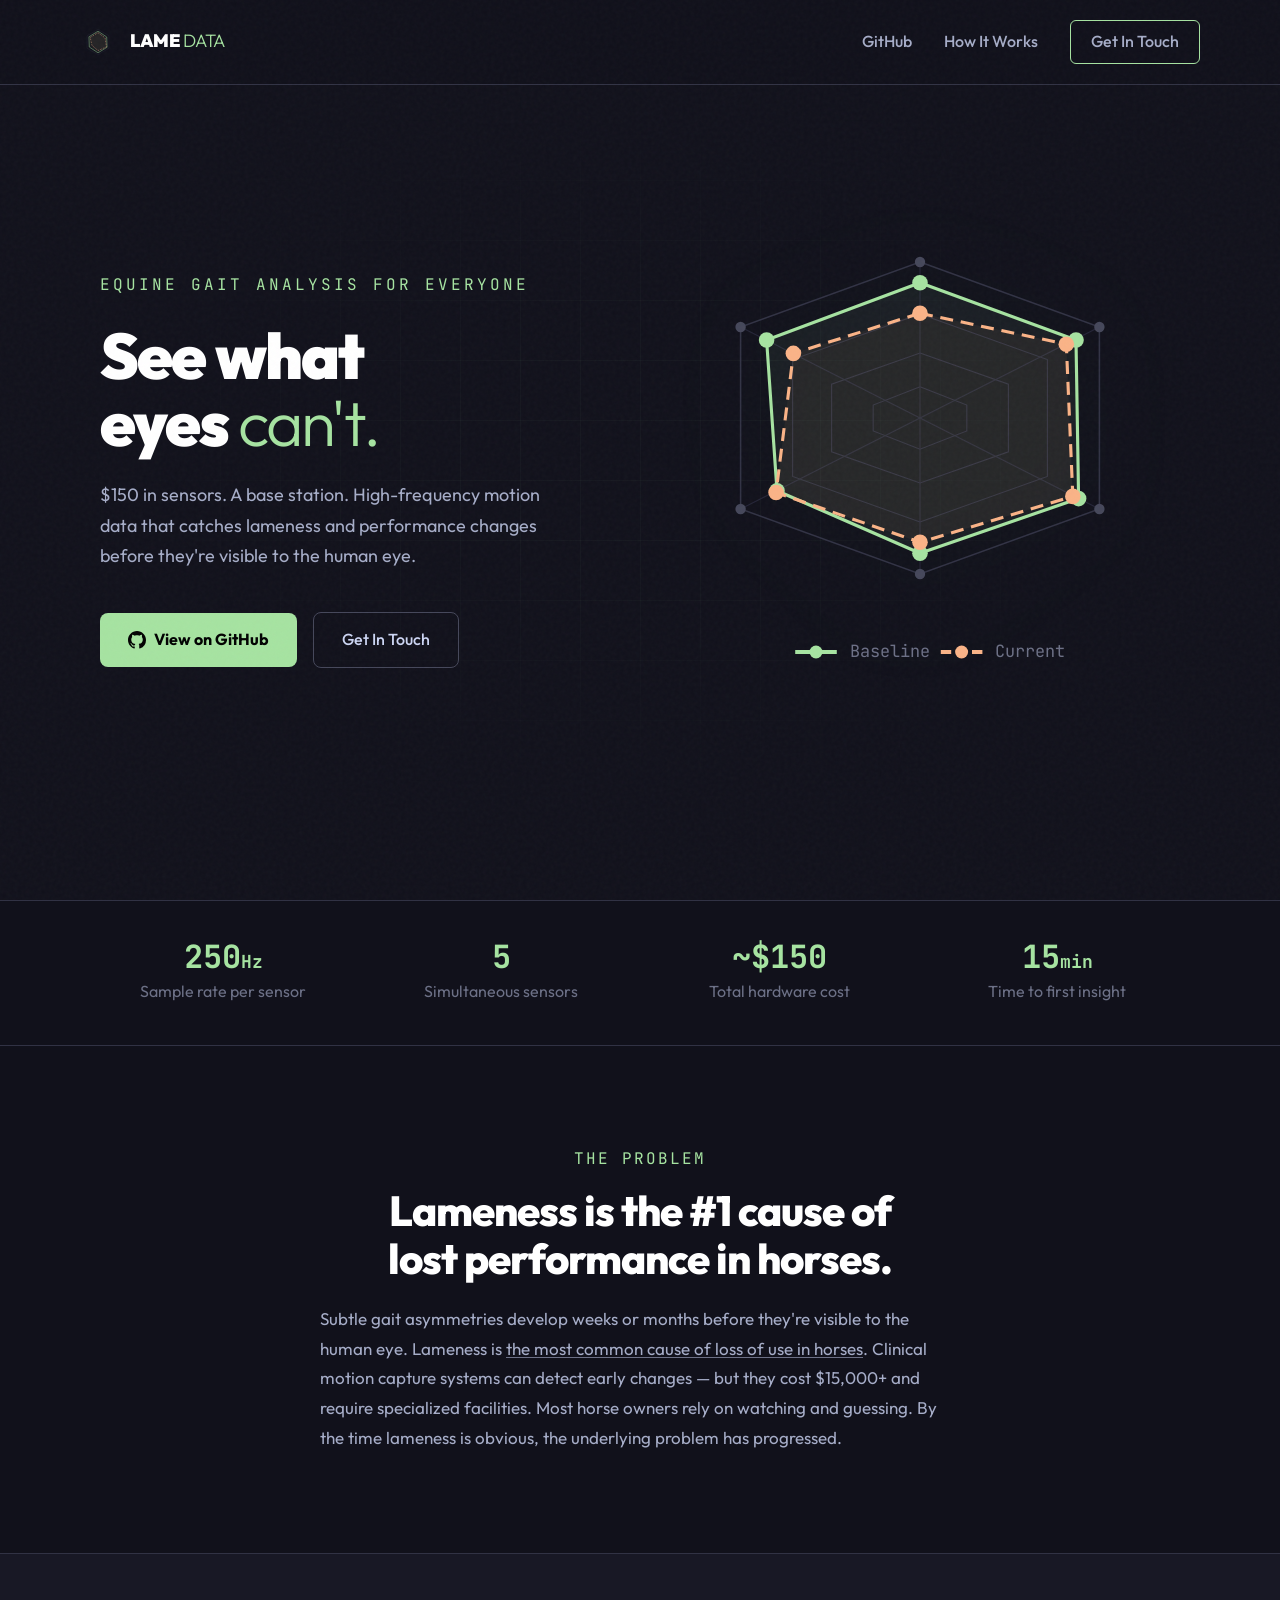
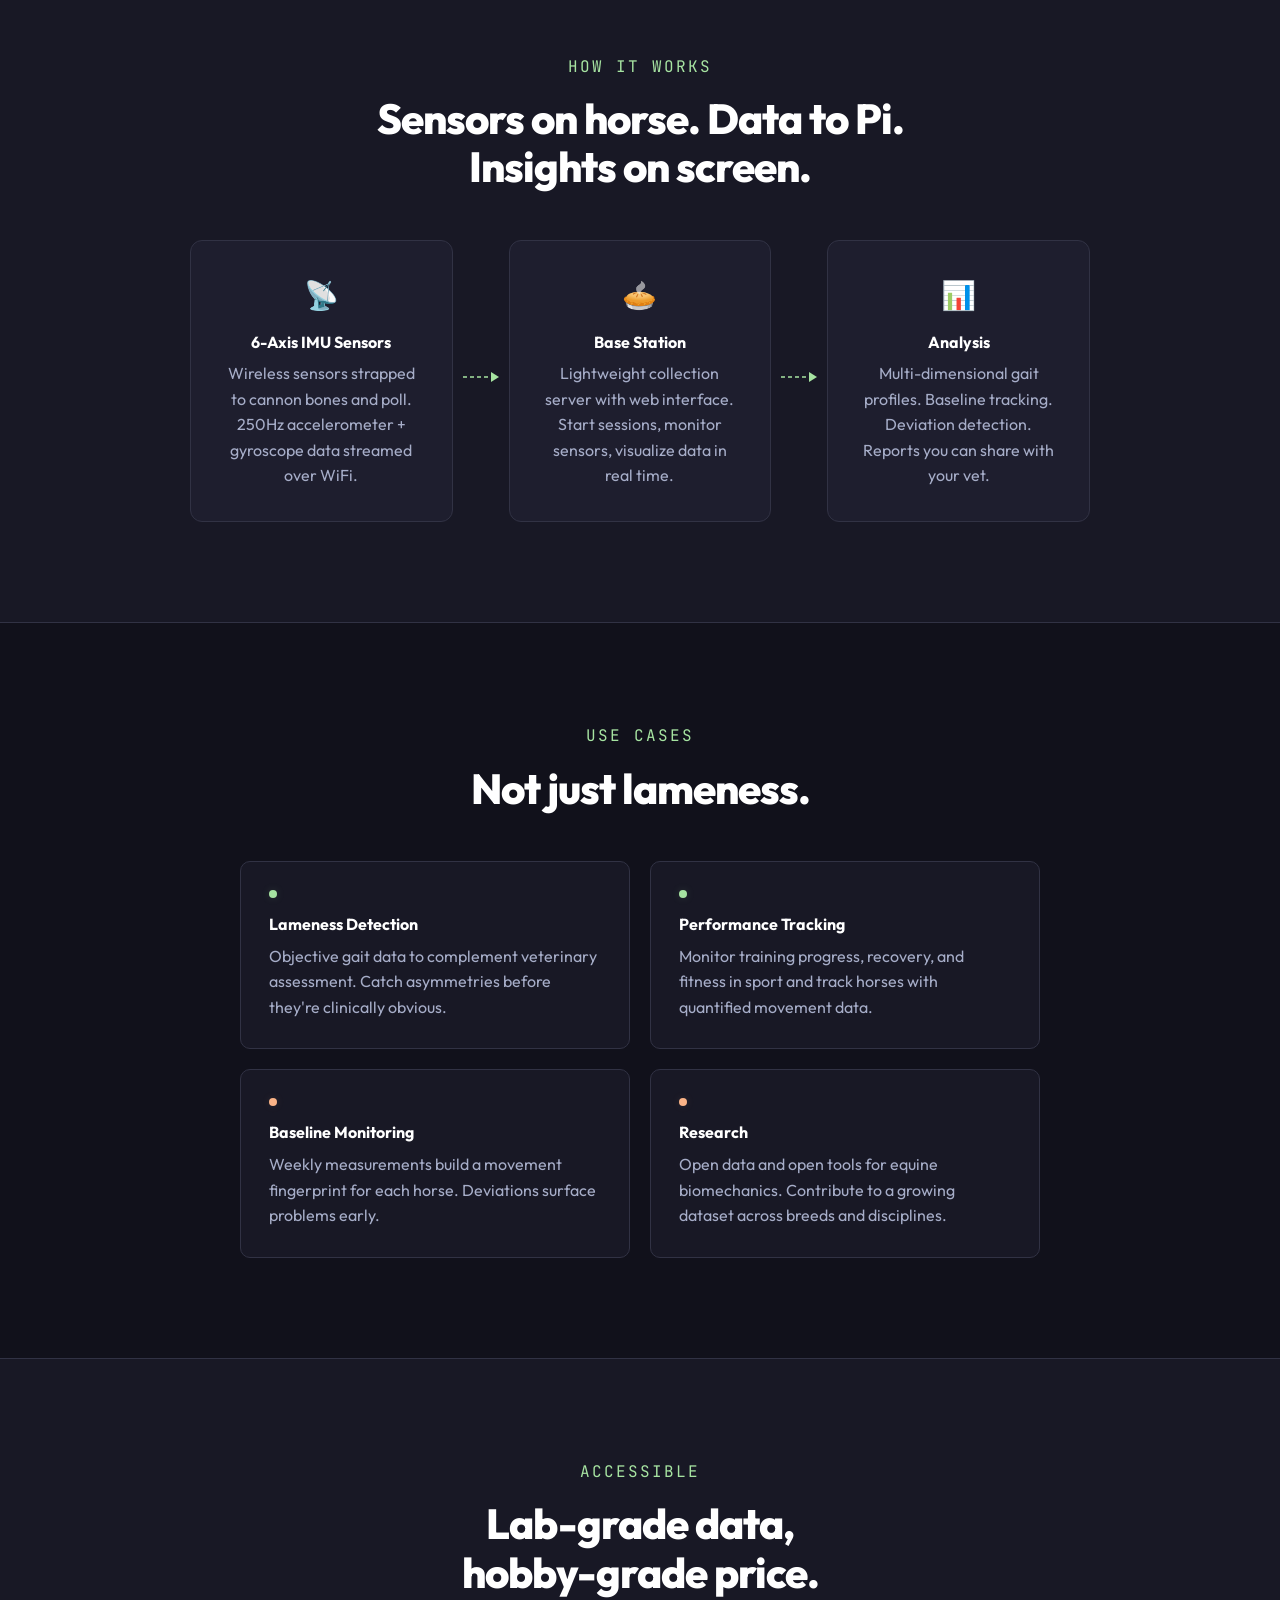
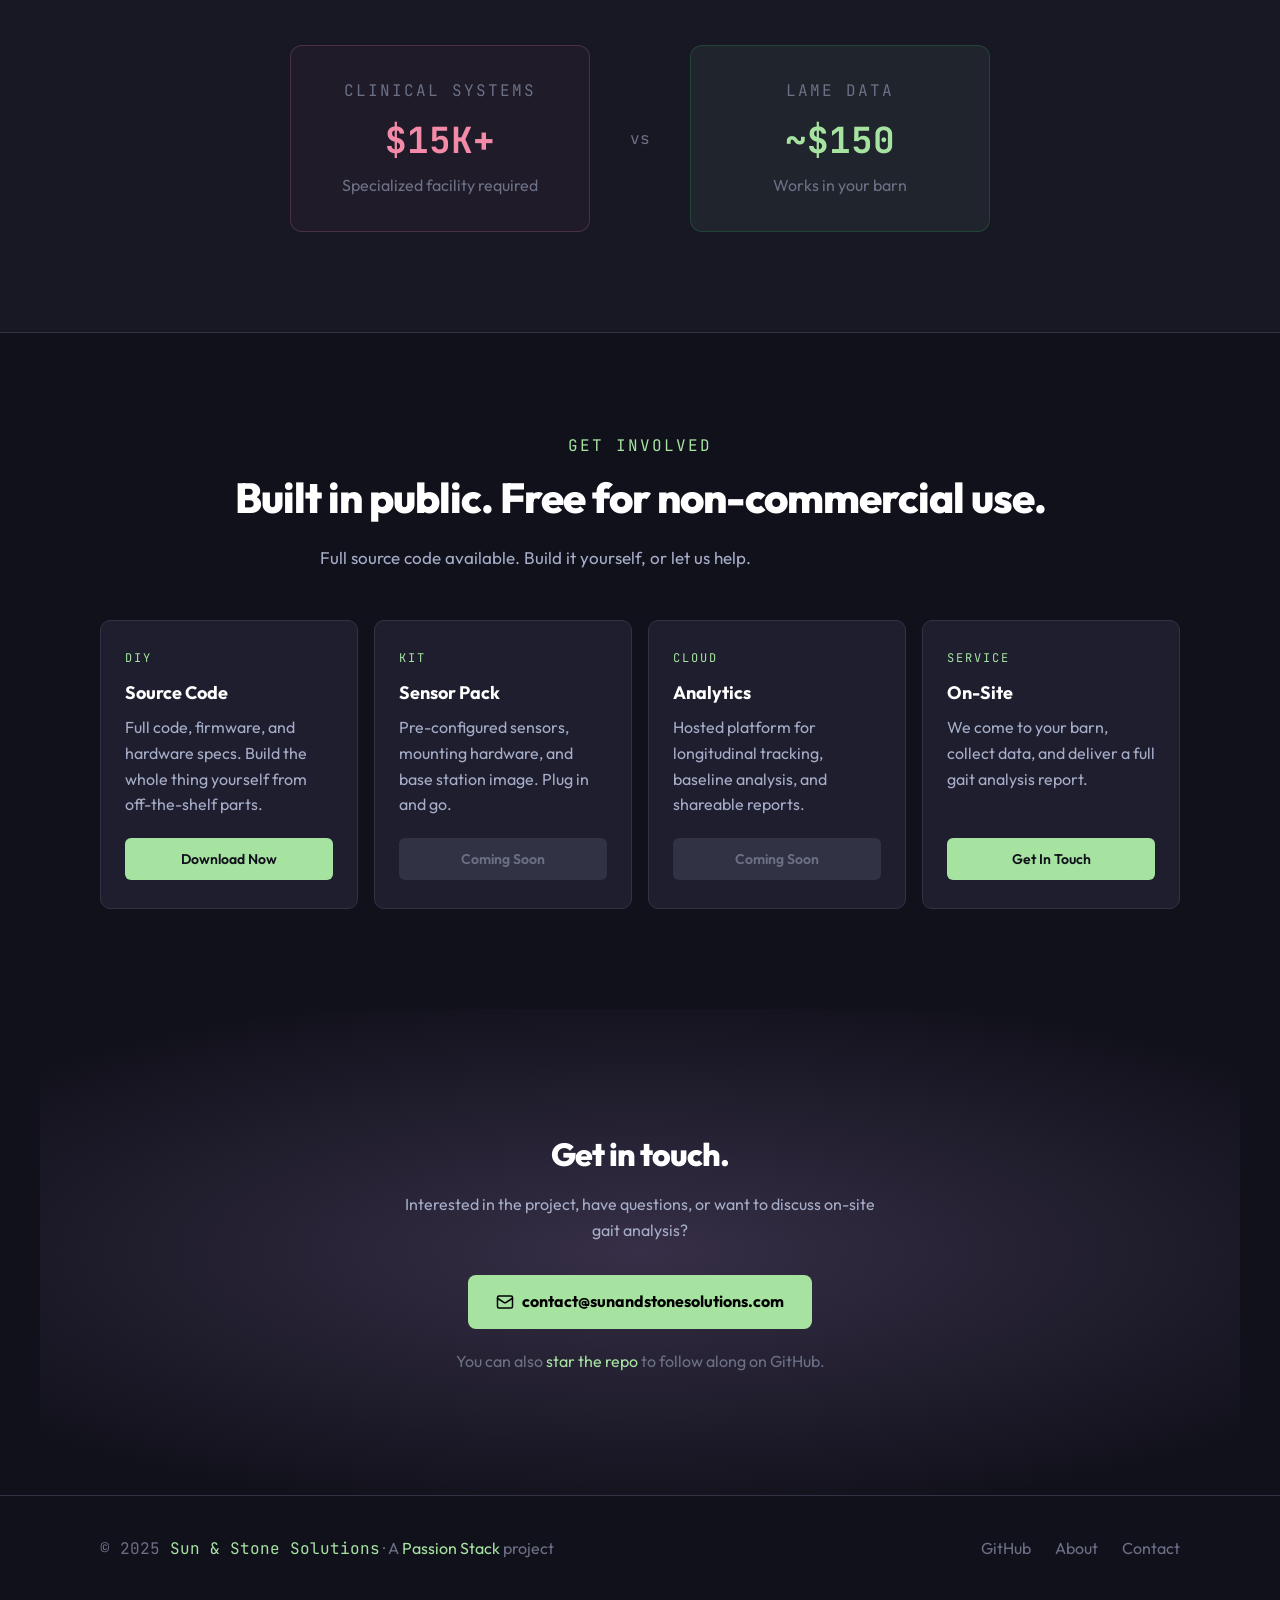
<file: docs/index.html>
<!DOCTYPE html>
<html lang="en">
<head>
<meta charset="UTF-8">
<meta name="viewport" content="width=device-width, initial-scale=1.0">
<title>Lame Data — Equine Gait Analytics</title>
<meta name="description" content="Low-cost IMU-based system for detecting lameness, tracking performance, and building baseline movement profiles for horses.">
<link rel="icon" type="image/svg+xml" href="assets/favicon.svg">
<link rel="icon" type="image/x-icon" href="assets/favicon.ico">
<link rel="preconnect" href="https://fonts.googleapis.com">
<link href="https://fonts.googleapis.com/css2?family=Outfit:wght@300;400;500;600;700;800;900&family=JetBrains+Mono:wght@400;500;700&display=swap" rel="stylesheet">
<style>
/* ============================================
   LAME DATA — Landing Page
   Aesthetic: Industrial data visualization
   Dark, precise, alive with subtle motion
   ============================================ */

:root {
  /* Catpuccin Mocha */
  --green: #a6e3a1;
  --green-dim: #94d89a;
  --green-glow: rgba(166, 227, 161, 0.15);
  --green-faint: rgba(166, 227, 161, 0.06);
  --amber: #fab387;
  --amber-dim: rgba(250, 179, 135, 0.6);
  --amber-glow: rgba(250, 179, 135, 0.12);
  --red: #f38ba8;
  --bg: #11111b;
  --bg-raised: #181825;
  --bg-card: #1e1e2e;
  --border: #313244;
  --border-light: #45475a;
  --text: #cdd6f4;
  --text-dim: #a6adc8;
  --text-faint: #6c7086;
}

* { margin: 0; padding: 0; box-sizing: border-box; }

html { scroll-behavior: smooth; }

body {
  background: var(--bg);
  color: var(--text);
  font-family: 'Outfit', sans-serif;
  line-height: 1.6;
  overflow-x: hidden;
  -webkit-font-smoothing: antialiased;
}

/* Noise texture overlay */
body::before {
  content: '';
  position: fixed;
  top: 0; left: 0; right: 0; bottom: 0;
  background-image: url("data:image/svg+xml,%3Csvg viewBox='0 0 256 256' xmlns='http://www.w3.org/2000/svg'%3E%3Cfilter id='noise'%3E%3CfeTurbulence type='fractalNoise' baseFrequency='0.9' numOctaves='4' stitchTiles='stitch'/%3E%3C/filter%3E%3Crect width='100%25' height='100%25' filter='url(%23noise)' opacity='0.03'/%3E%3C/svg%3E");
  pointer-events: none;
  z-index: 9999;
}

a { color: var(--green); text-decoration: none; }
a:hover { text-decoration: underline; }

.mono { font-family: 'JetBrains Mono', monospace; }

/* ============ NAV ============ */
nav {
  position: fixed;
  top: 0; left: 0; right: 0;
  z-index: 100;
  background: rgba(17, 17, 27, 0.8);
  backdrop-filter: blur(12px);
  border-bottom: 1px solid var(--border);
}
.nav-inner {
  max-width: 1200px;
  margin: 0 auto;
  padding: 20px 40px;
  display: flex;
  justify-content: space-between;
  align-items: center;
}

.nav-logo {
  display: flex;
  align-items: center;
  gap: 14px;
}
.nav-logo svg { width: 36px; height: 36px; }
.nav-logo .wordmark {
  font-weight: 900;
  font-size: 18px;
  letter-spacing: -0.5px;
  color: #fff;
}
.nav-logo .wordmark span { font-weight: 300; color: var(--green); }

.nav-links {
  display: flex;
  gap: 32px;
  align-items: center;
}
.nav-links a {
  font-size: 16px;
  font-weight: 500;
  color: var(--text-dim);
  text-decoration: none;
  transition: color 0.2s;
}
.nav-links a:hover { color: #fff; text-decoration: none; }

.btn-nav {
  padding: 8px 20px;
  border: 1px solid var(--green);
  border-radius: 6px;
  font-size: 16px;
  font-weight: 600;
  color: var(--green);
  transition: all 0.2s;
  font-family: 'Outfit', sans-serif;
  cursor: pointer;
  background: transparent;
}
.btn-nav:hover {
  background: var(--green);
  color: #000;
  text-decoration: none;
}

/* ============ HERO ============ */
.hero {
  min-height: 100vh;
  display: grid;
  grid-template-columns: 1fr 1fr;
  align-items: center;
  padding: 120px 60px 80px;
  gap: 40px;
  position: relative;
  max-width: 1200px;
  margin: 0 auto;
}

/* Subtle grid background */
.hero::before {
  content: '';
  position: absolute;
  inset: 0;
  background-image:
    linear-gradient(rgba(166, 227, 161, 0.03) 1px, transparent 1px),
    linear-gradient(90deg, rgba(166, 227, 161, 0.03) 1px, transparent 1px);
  background-size: 60px 60px;
  mask-image: radial-gradient(ellipse 70% 60% at 50% 50%, black 20%, transparent 70%);
}

.hero-text {
  position: relative;
  z-index: 2;
  max-width: 560px;
}

.hero-tag {
  font-family: 'JetBrains Mono', monospace;
  font-size: 16px;
  letter-spacing: 3px;
  text-transform: uppercase;
  color: var(--green);
  margin-bottom: 24px;
  opacity: 0;
  animation: fadeUp 0.6s ease forwards 0.2s;
}

.hero-title {
  font-size: clamp(42px, 5vw, 64px);
  font-weight: 900;
  line-height: 1.05;
  letter-spacing: -2px;
  color: #fff;
  margin-bottom: 24px;
  opacity: 0;
  animation: fadeUp 0.6s ease forwards 0.4s;
}
.hero-title .accent { color: var(--green); font-weight: 300; }

.hero-sub {
  font-size: 18px;
  font-weight: 400;
  color: var(--text-dim);
  line-height: 1.7;
  margin-bottom: 40px;
  max-width: 480px;
  opacity: 0;
  animation: fadeUp 0.6s ease forwards 0.6s;
}

.hero-actions {
  display: flex;
  gap: 16px;
  align-items: center;
  opacity: 0;
  animation: fadeUp 0.6s ease forwards 0.8s;
}

.btn-primary {
  display: inline-flex;
  align-items: center;
  gap: 8px;
  padding: 14px 28px;
  background: var(--green);
  color: #000;
  font-family: 'Outfit', sans-serif;
  font-size: 16px;
  font-weight: 700;
  border: none;
  border-radius: 8px;
  cursor: pointer;
  transition: all 0.2s;
  text-decoration: none;
}
.btn-primary:hover { background: #b5e8b1; transform: translateY(-1px); text-decoration: none; }

.btn-secondary {
  display: inline-flex;
  align-items: center;
  gap: 8px;
  padding: 14px 28px;
  background: transparent;
  color: var(--text);
  font-family: 'Outfit', sans-serif;
  font-size: 16px;
  font-weight: 500;
  border: 1px solid var(--border-light);
  border-radius: 8px;
  cursor: pointer;
  transition: all 0.2s;
  text-decoration: none;
}
.btn-secondary:hover { border-color: var(--text-dim); text-decoration: none; }

/* Hero radar chart */
.hero-radar {
  position: relative;
  z-index: 2;
  display: flex;
  align-items: center;
  justify-content: center;
  opacity: 0;
  animation: fadeIn 1s ease forwards 0.5s;
}

.hero-radar svg {
  width: 100%;
  max-width: 520px;
  filter: drop-shadow(0 0 60px rgba(166, 227, 161, 0.08));
}

.radar-grid { fill: none; stroke: #313244; stroke-width: 0.5; }
.radar-grid-mid { fill: none; stroke: #2a2a3e; stroke-width: 0.4; }
.radar-ax { stroke: #252538; stroke-width: 0.4; }
.radar-ax-dot { fill: #45475a; }

.series-healthy {
  fill: rgba(166, 227, 161, 0.06);
  stroke: var(--green);
  stroke-width: 1.2;
  stroke-linejoin: round;
}
.series-deviation {
  fill: rgba(250, 179, 135, 0.05);
  stroke: var(--amber);
  stroke-width: 1.2;
  stroke-linejoin: round;
  stroke-dasharray: 5 3;
}
.dot-healthy { fill: var(--green); }
.dot-deviation { fill: var(--amber); }

/* ============ STATS BAR ============ */
.stats-bar-wrap {
  border-top: 1px solid var(--border);
  border-bottom: 1px solid var(--border);
}
.stats-bar {
  padding: 40px 60px;
  display: grid;
  grid-template-columns: repeat(4, 1fr);
  gap: 32px;
  max-width: 1200px;
  margin: 0 auto;
}

.stat {
  text-align: center;
}
.stat-value {
  font-family: 'JetBrains Mono', monospace;
  font-size: 32px;
  font-weight: 700;
  color: var(--green);
  line-height: 1;
}
.stat-label {
  font-size: 16px;
  color: var(--text-faint);
  margin-top: 6px;
}

/* ============ PROBLEM / SOLUTION ============ */
.section {
  padding: 100px 60px;
  max-width: 1200px;
  margin: 0 auto;
  text-align: center;
}

.section-tag {
  font-family: 'JetBrains Mono', monospace;
  font-size: 16px;
  letter-spacing: 2px;
  text-transform: uppercase;
  color: var(--green);
  margin-bottom: 16px;
}

.section-title {
  font-size: clamp(28px, 3.5vw, 42px);
  font-weight: 800;
  letter-spacing: -1px;
  color: #fff;
  margin-bottom: 20px;
  line-height: 1.15;
}

.section-body {
  font-size: 17px;
  color: var(--text-dim);
  max-width: 640px;
  margin-left: auto;
  margin-right: auto;
  line-height: 1.75;
  text-align: left;
}

.section-body a {
  color: var(--text-dim);
  text-decoration: underline;
  text-decoration-color: var(--text-faint);
  text-underline-offset: 2px;
}
.section-body a:hover {
  color: var(--text);
}

/* How it works — the data flow */
.flow-section-wrap {
  background: var(--bg-raised);
  border-top: 1px solid var(--border);
  border-bottom: 1px solid var(--border);
}
.flow-section {
  padding: 100px 60px;
  max-width: 1200px;
  margin: 0 auto;
  text-align: center;
}

.flow-grid {
  display: grid;
  grid-template-columns: 1fr auto 1fr auto 1fr;
  gap: 0;
  align-items: center;
  margin: 48px auto 0;
  max-width: 900px;
  text-align: center;
}

.flow-card {
  background: var(--bg-card);
  border: 1px solid var(--border);
  border-radius: 12px;
  padding: 32px 28px;
  text-align: center;
}
.flow-card-icon {
  font-size: 28px;
  margin-bottom: 12px;
}
.flow-card-title {
  font-weight: 700;
  font-size: 16px;
  color: #fff;
  margin-bottom: 6px;
}
.flow-card-desc {
  font-size: 16px;
  color: var(--text-dim);
  line-height: 1.6;
}

.flow-arrow {
  text-align: center;
  padding: 0 8px;
}
.flow-arrow svg { width: 40px; height: 20px; }
.flow-arrow-line { stroke: var(--green); stroke-width: 1.5; fill: none; stroke-dasharray: 4 3; }
.flow-arrow-head { fill: var(--green); }

/* ============ USE CASES ============ */
.cases-grid {
  display: grid;
  grid-template-columns: 1fr 1fr;
  gap: 20px;
  margin: 48px auto 0;
  max-width: 800px;
  text-align: left;
}

.case-card {
  border: 1px solid var(--border);
  border-radius: 10px;
  padding: 28px;
  background: var(--bg-raised);
  transition: border-color 0.3s;
}
.case-card:hover { border-color: var(--border-light); }

.case-indicator {
  width: 8px;
  height: 8px;
  border-radius: 50%;
  margin-bottom: 14px;
}
.case-indicator.green { background: var(--green); box-shadow: 0 0 8px var(--green-glow); }
.case-indicator.amber { background: var(--amber); box-shadow: 0 0 8px var(--amber-glow); }

.case-title {
  font-weight: 700;
  font-size: 16px;
  color: #fff;
  margin-bottom: 6px;
}
.case-desc {
  font-size: 16px;
  color: var(--text-dim);
  line-height: 1.6;
}

/* ============ COST COMPARISON ============ */
.cost-section-wrap {
  background: var(--bg-raised);
  border-top: 1px solid var(--border);
  border-bottom: 1px solid var(--border);
}
.cost-section {
  padding: 100px 60px;
  max-width: 1200px;
  margin: 0 auto;
  text-align: center;
}

.cost-compare {
  display: grid;
  grid-template-columns: 1fr auto 1fr;
  gap: 40px;
  align-items: center;
  margin: 48px auto 0;
  max-width: 700px;
}

.cost-box {
  padding: 32px;
  border-radius: 12px;
  text-align: center;
}
.cost-box.theirs {
  border: 1px solid rgba(243, 139, 168, 0.2);
  background: rgba(243, 139, 168, 0.03);
}
.cost-box.ours {
  border: 1px solid rgba(34, 197, 94, 0.2);
  background: rgba(166, 227, 161, 0.06);
}
.cost-box-label {
  font-family: 'JetBrains Mono', monospace;
  font-size: 16px;
  letter-spacing: 2px;
  text-transform: uppercase;
  color: var(--text-faint);
  margin-bottom: 8px;
}
.cost-box-price {
  font-family: 'JetBrains Mono', monospace;
  font-size: 36px;
  font-weight: 700;
}
.cost-box.theirs .cost-box-price { color: var(--red); }
.cost-box.ours .cost-box-price { color: var(--green); }
.cost-box-note {
  font-size: 16px;
  color: var(--text-faint);
  margin-top: 4px;
}
.cost-vs {
  font-family: 'JetBrains Mono', monospace;
  font-size: 16px;
  color: var(--text-faint);
  text-align: center;
}

/* ============ TIERS ============ */
.tiers-grid {
  display: grid;
  grid-template-columns: repeat(4, 1fr);
  gap: 16px;
  margin: 48px auto 0;
  max-width: 1200px;
  text-align: left;
}

.tier {
  border: 1px solid var(--border);
  border-radius: 10px;
  padding: 28px 24px;
  background: var(--bg-card);
  transition: border-color 0.3s;
  display: flex;
  flex-direction: column;
}
.tier:hover { border-color: var(--border-light); }

.tier-name {
  font-family: 'JetBrains Mono', monospace;
  font-size: 12px;
  letter-spacing: 2px;
  text-transform: uppercase;
  color: var(--green);
  margin-bottom: 10px;
}
.tier-title {
  font-weight: 700;
  font-size: 18px;
  color: #fff;
  margin-bottom: 8px;
}
.tier-desc {
  font-size: 16px;
  color: var(--text-dim);
  line-height: 1.6;
  flex-grow: 1;
}
.tier-btn {
  display: inline-flex;
  align-items: center;
  justify-content: center;
  padding: 10px 20px;
  margin-top: 20px;
  font-family: 'Outfit', sans-serif;
  font-size: 14px;
  font-weight: 600;
  border-radius: 6px;
  border: none;
  cursor: pointer;
  text-decoration: none;
  transition: all 0.2s;
}
.tier-btn.active {
  background: var(--green);
  color: #11111b;
}
.tier-btn.active:hover {
  background: #b5e8b1;
  text-decoration: none;
}
.tier-btn.disabled {
  background: var(--border);
  color: var(--text-faint);
  cursor: default;
  pointer-events: none;
}

/* ============ SIGNUP ============ */
.signup-section {
  padding: 120px 60px;
  text-align: center;
  position: relative;
  max-width: 1200px;
  margin: 0 auto;
}

.signup-section::before {
  content: '';
  position: absolute;
  inset: 0;
  background: radial-gradient(ellipse 70% 55% at 50% 50%, rgba(203, 166, 247, 0.2), transparent);
  pointer-events: none;
}

.signup-content {
  position: relative;
  z-index: 2;
  max-width: 500px;
  margin: 0 auto;
}

.signup-title {
  font-size: 32px;
  font-weight: 800;
  color: #fff;
  letter-spacing: -1px;
  margin-bottom: 12px;
}

.signup-sub {
  font-size: 16px;
  color: var(--text-dim);
  margin-bottom: 32px;
}

.signup-note {
  font-size: 16px;
  color: var(--text-faint);
  margin-top: 14px;
}

/* ============ FOOTER ============ */
footer {
  border-top: 1px solid var(--border);
}
.footer-inner {
  padding: 40px 60px;
  display: flex;
  justify-content: space-between;
  align-items: center;
  max-width: 1200px;
  margin: 0 auto;
}

.footer-left {
  font-size: 16px;
  color: var(--text-faint);
}

.footer-links {
  display: flex;
  gap: 24px;
}
.footer-links a {
  font-size: 16px;
  color: var(--text-faint);
  transition: color 0.2s;
}
.footer-links a:hover { color: var(--text); text-decoration: none; }

/* ============ ANIMATIONS ============ */
@keyframes fadeUp {
  from { opacity: 0; transform: translateY(20px); }
  to { opacity: 1; transform: translateY(0); }
}
@keyframes fadeIn {
  from { opacity: 0; }
  to { opacity: 1; }
}

/* Scroll reveal */
.reveal {
  opacity: 0;
  transform: translateY(24px);
  transition: opacity 0.6s ease, transform 0.6s ease;
}
.reveal.visible {
  opacity: 1;
  transform: translateY(0);
}

/* ============ RESPONSIVE ============ */
@media (max-width: 900px) {
  .hero {
    grid-template-columns: 1fr;
    padding: 120px 28px 60px;
    min-height: auto;
  }
  .hero-radar { max-width: 360px; margin: 0 auto; }
  .hero-text { max-width: 100%; }
  .nav-inner { padding: 16px 24px; }
  .nav-links { gap: 16px; }
  .nav-links a:not(.btn-nav) { display: none; }
  .stats-bar { grid-template-columns: repeat(2, 1fr); padding: 32px 28px; }
  .section, .flow-section, .cost-section, .signup-section { padding: 60px 28px; }
  .footer-inner { padding: 32px 28px; flex-direction: column; gap: 16px; }
  .flow-grid { grid-template-columns: 1fr; gap: 16px; }
  .flow-arrow { transform: rotate(90deg); }
  .cases-grid { grid-template-columns: 1fr; }
  .cost-compare { grid-template-columns: 1fr; }
  .cost-vs { padding: 8px 0; }
  .tiers-grid { grid-template-columns: 1fr 1fr; }
  .hero-actions { flex-direction: column; align-items: flex-start; }
}

@media (max-width: 500px) {
  .tiers-grid { grid-template-columns: 1fr; }
}
</style>
</head>
<body>

<!-- NAV -->
<nav>
  <div class="nav-inner">
    <div class="nav-logo">
      <svg viewBox="0 0 100 100">
        <polygon points="50,15 80.31,32.5 80.31,67.5 50,85 19.69,67.5 19.69,32.5" style="stroke:#313244;stroke-width:0.8;fill:none;" />
        <polygon class="series-healthy" points="50,20 74.2,36 75.2,64.6 50,80 25.8,64 24.8,35.5" />
        <polygon class="series-deviation" points="50,24.1 69.7,38.6 73.6,63.7 50,73.8 33.3,59.6 28.2,37.4" />
      </svg>
      <div class="wordmark">LAME <span>DATA</span></div>
    </div>
    <div class="nav-links">
      <a href="https://github.com/wrathagom/lame-data">GitHub</a>
      <a href="#how-it-works">How It Works</a>
      <a href="#get-involved" class="btn-nav">Get In Touch</a>
    </div>
  </div>
</nav>

<!-- HERO -->
<section class="hero">
  <div class="hero-text">
    <div class="hero-tag">Equine Gait Analysis for Everyone</div>
    <h1 class="hero-title">See what<br>eyes <span class="accent">can't.</span></h1>
    <p class="hero-sub">$150 in sensors. A base station. High-frequency motion data that catches lameness and performance changes before they're visible to the human eye.</p>
    <div class="hero-actions">
      <a href="https://github.com/wrathagom/lame-data" class="btn-primary">
        <svg width="18" height="18" viewBox="0 0 24 24" fill="currentColor"><path d="M12 0C5.37 0 0 5.37 0 12c0 5.31 3.435 9.795 8.205 11.385.6.105.825-.255.825-.57 0-.285-.015-1.23-.015-2.235-3.015.555-3.795-.735-4.035-1.41-.135-.345-.72-1.41-1.23-1.695-.42-.225-1.02-.78-.015-.795.945-.015 1.62.87 1.845 1.23 1.08 1.815 2.805 1.305 3.495.99.105-.78.42-1.305.765-1.605-2.67-.3-5.46-1.335-5.46-5.925 0-1.305.465-2.385 1.23-3.225-.12-.3-.54-1.53.12-3.18 0 0 1.005-.315 3.3 1.23.96-.27 1.98-.405 3-.405s2.04.135 3 .405c2.295-1.56 3.3-1.23 3.3-1.23.66 1.65.24 2.88.12 3.18.765.84 1.23 1.905 1.23 3.225 0 4.605-2.805 5.625-5.475 5.925.435.375.81 1.095.81 2.22 0 1.605-.015 2.895-.015 3.3 0 .315.225.69.825.57A12.02 12.02 0 0024 12c0-6.63-5.37-12-12-12z"/></svg>
        View on GitHub
      </a>
      <a href="#get-involved" class="btn-secondary">Get In Touch</a>
    </div>
  </div>

  <div class="hero-radar">
    <svg viewBox="0 0 200 200">
      <!-- Outer grid hexagons -->
      <polygon class="radar-grid" points="100,20 169,45 169,115 100,140 31,115 31,45" style="stroke:#313244;stroke-width:0.6;fill:none;" />
      <polygon class="radar-grid-mid" points="100,40 149,57.5 149,102.5 100,120 51,102.5 51,57.5" />
      <polygon class="radar-grid-mid" points="100,55 134,67 134,93 100,105 66,93 66,67" />
      <polygon class="radar-grid-mid" points="100,68 118,75 118,85 100,92 82,85 82,75" />

      <!-- Axes -->
      <line class="radar-ax" x1="100" y1="80" x2="100" y2="20" />
      <line class="radar-ax" x1="100" y1="80" x2="169" y2="45" />
      <line class="radar-ax" x1="100" y1="80" x2="169" y2="115" />
      <line class="radar-ax" x1="100" y1="80" x2="100" y2="140" />
      <line class="radar-ax" x1="100" y1="80" x2="31" y2="115" />
      <line class="radar-ax" x1="100" y1="80" x2="31" y2="45" />

      <!-- Axis endpoint dots -->
      <circle class="radar-ax-dot" cx="100" cy="20" r="2" />
      <circle class="radar-ax-dot" cx="169" cy="45" r="2" />
      <circle class="radar-ax-dot" cx="169" cy="115" r="2" />
      <circle class="radar-ax-dot" cx="100" cy="140" r="2" />
      <circle class="radar-ax-dot" cx="31" cy="115" r="2" />
      <circle class="radar-ax-dot" cx="31" cy="45" r="2" />

      <!-- Series A: Baseline (green, solid, static) -->
      <polygon class="series-healthy" points="100,28 160,50 161,111 100,132 45,108 41,50" />
      <circle class="dot-healthy" cx="100" cy="28" r="3" />
      <circle class="dot-healthy" cx="160" cy="50" r="3" />
      <circle class="dot-healthy" cx="161" cy="111" r="3" />
      <circle class="dot-healthy" cx="100" cy="132" r="3" />
      <circle class="dot-healthy" cx="45" cy="108" r="3" />
      <circle class="dot-healthy" cx="41" cy="50" r="3" />

      <!-- Series B: Current (amber, dashed) — asymmetric deviation, on-axis -->
      <!-- State A t=[.77,.75,.93,.73,.90,.63]  State B t=[.57,.88,.77,.87,.70,.80] -->
      <polygon class="series-deviation" points="100,34 152,54 164,113 100,124 38,112 57,58">
        <animate attributeName="points" dur="8s" repeatCount="indefinite" values="
          100,34 152,54 164,113 100,124 38,112 57,58;
          100,46 161,49 153,107 100,132 52,105 45,52;
          100,34 152,54 164,113 100,124 38,112 57,58
        " />
      </polygon>
      <circle class="dot-deviation" cx="100" cy="34" r="3"><animate attributeName="cy" dur="8s" repeatCount="indefinite" values="34;46;34" /></circle>
      <circle class="dot-deviation" cx="152" cy="54" r="3"><animate attributeName="cx" dur="8s" repeatCount="indefinite" values="152;161;152" /><animate attributeName="cy" dur="8s" repeatCount="indefinite" values="54;49;54" /></circle>
      <circle class="dot-deviation" cx="164" cy="113" r="3"><animate attributeName="cx" dur="8s" repeatCount="indefinite" values="164;153;164" /><animate attributeName="cy" dur="8s" repeatCount="indefinite" values="113;107;113" /></circle>
      <circle class="dot-deviation" cx="100" cy="124" r="3"><animate attributeName="cy" dur="8s" repeatCount="indefinite" values="124;132;124" /></circle>
      <circle class="dot-deviation" cx="38" cy="112" r="3"><animate attributeName="cx" dur="8s" repeatCount="indefinite" values="38;52;38" /><animate attributeName="cy" dur="8s" repeatCount="indefinite" values="112;105;112" /></circle>
      <circle class="dot-deviation" cx="57" cy="58" r="3"><animate attributeName="cx" dur="8s" repeatCount="indefinite" values="57;45;57" /><animate attributeName="cy" dur="8s" repeatCount="indefinite" values="58;52;58" /></circle>

      <!-- Legend -->
      <line x1="52" y1="170" x2="68" y2="170" stroke="#a6e3a1" stroke-width="1.5" />
      <circle cx="60" cy="170" r="2.5" fill="#a6e3a1" />
      <text x="73" y="172" font-family="JetBrains Mono, monospace" font-size="6.5" fill="#6c7086">Baseline</text>
      <line x1="108" y1="170" x2="124" y2="170" stroke="#fab387" stroke-width="1.5" stroke-dasharray="4 2" />
      <circle cx="116" cy="170" r="2.5" fill="#fab387" />
      <text x="129" y="172" font-family="JetBrains Mono, monospace" font-size="6.5" fill="#6c7086">Current</text>
    </svg>
  </div>
</section>

<!-- STATS -->
<div class="stats-bar-wrap">
<div class="stats-bar">
  <div class="stat">
    <div class="stat-value">250<span style="font-size:18px">Hz</span></div>
    <div class="stat-label">Sample rate per sensor</div>
  </div>
  <div class="stat">
    <div class="stat-value">5</div>
    <div class="stat-label">Simultaneous sensors</div>
  </div>
  <div class="stat">
    <div class="stat-value">~$150</div>
    <div class="stat-label">Total hardware cost</div>
  </div>
  <div class="stat">
    <div class="stat-value">15<span style="font-size:18px">min</span></div>
    <div class="stat-label">Time to first insight</div>
  </div>
</div>
</div>

<!-- PROBLEM -->
<section class="section reveal">
  <div class="section-tag">The Problem</div>
  <h2 class="section-title">Lameness is the #1 cause of<br>lost performance in horses.</h2>
  <div class="section-body">
    Subtle gait asymmetries develop weeks or months before they're visible to the human eye. Lameness is <a href="https://www.merckvetmanual.com/musculoskeletal-system/lameness-in-horses/overview-of-lameness-in-horses" target="_blank" rel="noopener">the most common cause of loss of use in horses</a>. Clinical motion capture systems can detect early changes — but they cost $15,000+ and require specialized facilities. Most horse owners rely on watching and guessing. By the time lameness is obvious, the underlying problem has progressed.
  </div>
</section>

<!-- HOW IT WORKS -->
<div class="flow-section-wrap">
<section class="flow-section reveal" id="how-it-works">
  <div class="section-tag">How It Works</div>
  <h2 class="section-title">Sensors on horse. Data to Pi.<br>Insights on screen.</h2>
  <div class="flow-grid">
    <div class="flow-card">
      <div class="flow-card-icon">📡</div>
      <div class="flow-card-title">6-Axis IMU Sensors</div>
      <div class="flow-card-desc">Wireless sensors strapped to cannon bones and poll. 250Hz accelerometer + gyroscope data streamed over WiFi.</div>
    </div>
    <div class="flow-arrow">
      <svg viewBox="0 0 40 20"><line class="flow-arrow-line" x1="2" y1="10" x2="32" y2="10" /><polygon class="flow-arrow-head" points="30,5 38,10 30,15" /></svg>
    </div>
    <div class="flow-card">
      <div class="flow-card-icon">🥧</div>
      <div class="flow-card-title">Base Station</div>
      <div class="flow-card-desc">Lightweight collection server with web interface. Start sessions, monitor sensors, visualize data in real time.</div>
    </div>
    <div class="flow-arrow">
      <svg viewBox="0 0 40 20"><line class="flow-arrow-line" x1="2" y1="10" x2="32" y2="10" /><polygon class="flow-arrow-head" points="30,5 38,10 30,15" /></svg>
    </div>
    <div class="flow-card">
      <div class="flow-card-icon">📊</div>
      <div class="flow-card-title">Analysis</div>
      <div class="flow-card-desc">Multi-dimensional gait profiles. Baseline tracking. Deviation detection. Reports you can share with your vet.</div>
    </div>
  </div>
</section>
</div>

<!-- USE CASES -->
<section class="section reveal">
  <div class="section-tag">Use Cases</div>
  <h2 class="section-title">Not just lameness.</h2>
  <div class="cases-grid">
    <div class="case-card">
      <div class="case-indicator green"></div>
      <div class="case-title">Lameness Detection</div>
      <div class="case-desc">Objective gait data to complement veterinary assessment. Catch asymmetries before they're clinically obvious.</div>
    </div>
    <div class="case-card">
      <div class="case-indicator green"></div>
      <div class="case-title">Performance Tracking</div>
      <div class="case-desc">Monitor training progress, recovery, and fitness in sport and track horses with quantified movement data.</div>
    </div>
    <div class="case-card">
      <div class="case-indicator amber"></div>
      <div class="case-title">Baseline Monitoring</div>
      <div class="case-desc">Weekly measurements build a movement fingerprint for each horse. Deviations surface problems early.</div>
    </div>
    <div class="case-card">
      <div class="case-indicator amber"></div>
      <div class="case-title">Research</div>
      <div class="case-desc">Open data and open tools for equine biomechanics. Contribute to a growing dataset across breeds and disciplines.</div>
    </div>
  </div>
</section>

<!-- COST -->
<div class="cost-section-wrap">
<section class="cost-section reveal">
  <div class="section-tag">Accessible</div>
  <h2 class="section-title">Lab-grade data,<br>hobby-grade price.</h2>
  <div class="cost-compare">
    <div class="cost-box theirs">
      <div class="cost-box-label">Clinical Systems</div>
      <div class="cost-box-price">$15K+</div>
      <div class="cost-box-note">Specialized facility required</div>
    </div>
    <div class="cost-vs">vs</div>
    <div class="cost-box ours">
      <div class="cost-box-label">Lame Data</div>
      <div class="cost-box-price">~$150</div>
      <div class="cost-box-note">Works in your barn</div>
    </div>
  </div>
</section>
</div>

<!-- TIERS -->
<section class="section reveal">
  <div class="section-tag">Get Involved</div>
  <h2 class="section-title">Built in public. Free for non-commercial use.</h2>
  <div class="section-body" style="margin-bottom: 8px;">Full source code available. Build it yourself, or let us help.</div>
  <div class="tiers-grid">
    <div class="tier">
      <div class="tier-name">DIY</div>
      <div class="tier-title">Source Code</div>
      <div class="tier-desc">Full code, firmware, and hardware specs. Build the whole thing yourself from off-the-shelf parts.</div>
      <a href="https://github.com/wrathagom/lame-data" class="tier-btn active">Download Now</a>
    </div>
    <div class="tier">
      <div class="tier-name">Kit</div>
      <div class="tier-title">Sensor Pack</div>
      <div class="tier-desc">Pre-configured sensors, mounting hardware, and base station image. Plug in and go.</div>
      <span class="tier-btn disabled">Coming Soon</span>
    </div>
    <div class="tier">
      <div class="tier-name">Cloud</div>
      <div class="tier-title">Analytics</div>
      <div class="tier-desc">Hosted platform for longitudinal tracking, baseline analysis, and shareable reports.</div>
      <span class="tier-btn disabled">Coming Soon</span>
    </div>
    <div class="tier">
      <div class="tier-name">Service</div>
      <div class="tier-title">On-Site</div>
      <div class="tier-desc">We come to your barn, collect data, and deliver a full gait analysis report.</div>
      <a href="#get-involved" class="tier-btn active">Get In Touch</a>
    </div>
  </div>
</section>

<!-- CONTACT -->
<section class="signup-section" id="get-involved">
  <div class="signup-content reveal">
    <h2 class="signup-title">Get in touch.</h2>
    <p class="signup-sub">Interested in the project, have questions, or want to discuss on-site gait analysis?</p>
    <a href="mailto:contact@sunandstonesolutions.com" class="btn-primary" style="display:inline-flex;">
      <svg width="18" height="18" viewBox="0 0 24 24" fill="none" stroke="currentColor" stroke-width="2" stroke-linecap="round" stroke-linejoin="round"><rect x="2" y="4" width="20" height="16" rx="2"/><path d="m22 7-8.97 5.7a1.94 1.94 0 0 1-2.06 0L2 7"/></svg>
      contact@sunandstonesolutions.com
    </a>
    <div class="signup-note" style="margin-top:20px;">You can also <a href="https://github.com/wrathagom/lame-data">star the repo</a> to follow along on GitHub.</div>
  </div>
</section>

<!-- FOOTER -->
<footer>
<div class="footer-inner">
  <div class="footer-left">
    <span class="mono">© 2025 <a href="https://sunandstonesolutions.com">Sun & Stone Solutions</a></span> · A <a href="https://calebmkeller.com/blog/welcome-to-the-builder-economy">Passion Stack</a> project
  </div>
  <div class="footer-links">
    <a href="https://github.com/wrathagom/lame-data">GitHub</a>
    <a href="https://calebmkeller.com">About</a>
    <a href="mailto:contact@sunandstonesolutions.com">Contact</a>
  </div>
</div>
</footer>

<!-- Scroll reveal script -->
<script>
const reveals = document.querySelectorAll('.reveal');
const observer = new IntersectionObserver((entries) => {
  entries.forEach(entry => {
    if (entry.isIntersecting) {
      entry.target.classList.add('visible');
    }
  });
}, { threshold: 0.15 });
reveals.forEach(el => observer.observe(el));
</script>

</body>
</html>
</file>
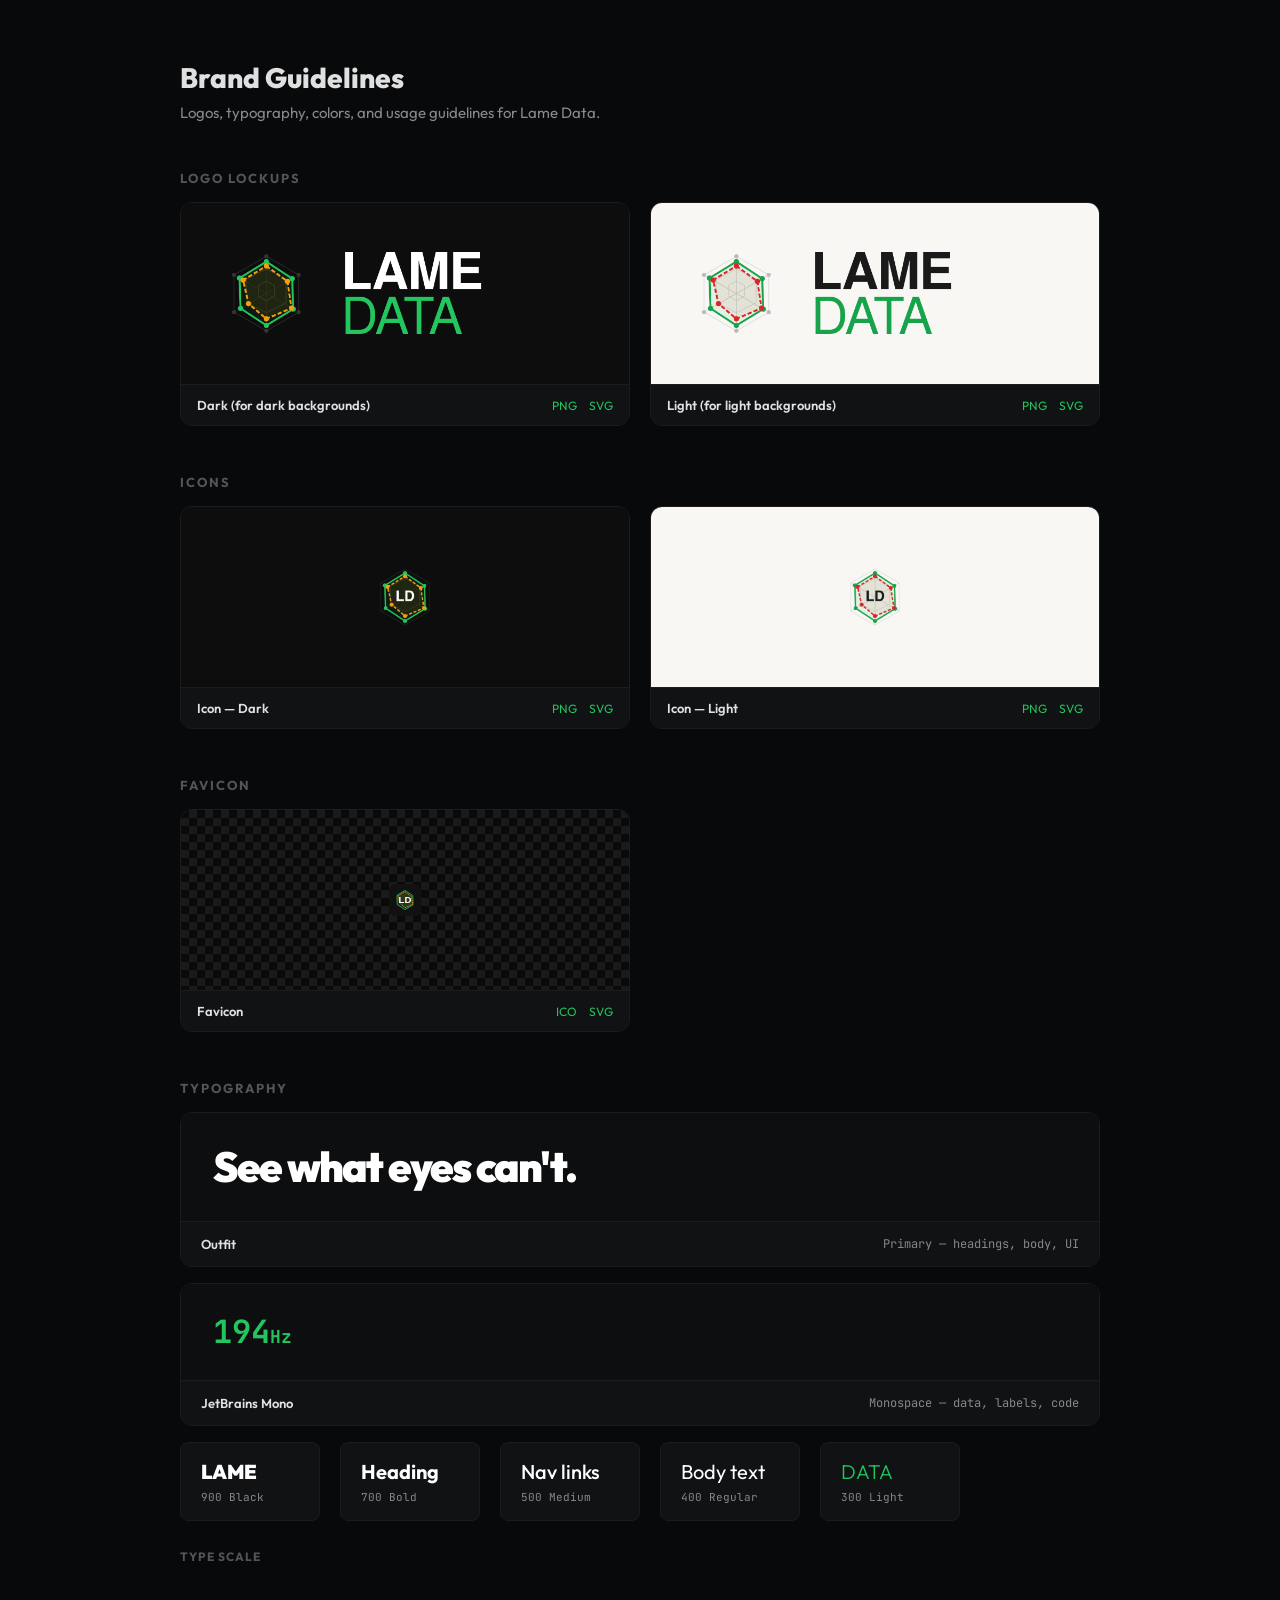
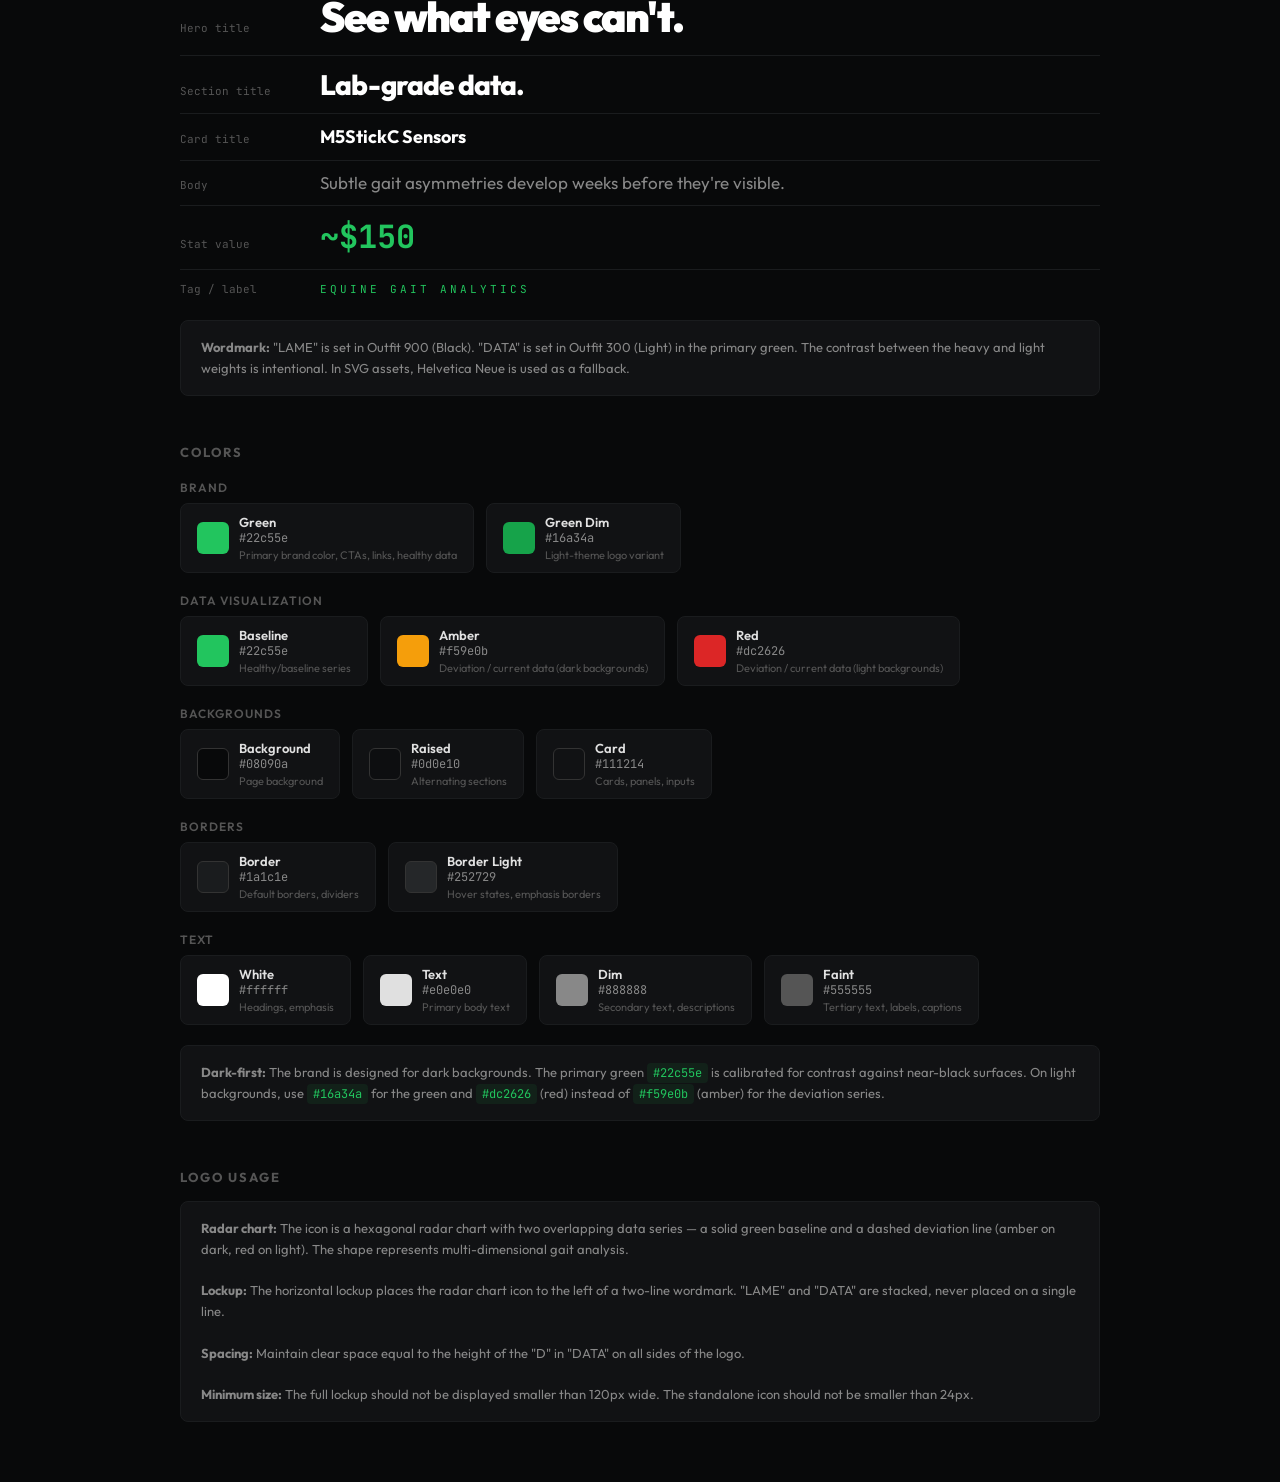
<file: docs/brand.html>
<!DOCTYPE html>
<html lang="en">
<head>
<meta charset="UTF-8">
<meta name="viewport" content="width=device-width, initial-scale=1.0">
<title>Lame Data — Brand Guidelines</title>
<meta name="robots" content="noindex, nofollow">
<link rel="icon" type="image/svg+xml" href="assets/favicon.svg">
<link rel="icon" type="image/x-icon" href="assets/favicon.ico">
<link rel="preconnect" href="https://fonts.googleapis.com">
<link href="https://fonts.googleapis.com/css2?family=Outfit:wght@300;400;500;600;700;800;900&family=JetBrains+Mono:wght@400;500;700&display=swap" rel="stylesheet">
<style>
  :root {
    --green: #22c55e;
    --green-dim: #16a34a;
    --amber: #f59e0b;
    --red: #dc2626;
    --bg: #08090a;
    --bg-raised: #0d0e10;
    --bg-card: #111214;
    --border: #1a1c1e;
    --border-light: #252729;
    --text: #e0e0e0;
    --text-dim: #888;
    --text-faint: #555;
  }
  * { margin: 0; padding: 0; box-sizing: border-box; }
  body {
    background: var(--bg);
    color: var(--text);
    font-family: 'Outfit', -apple-system, BlinkMacSystemFont, 'Segoe UI', Helvetica, Arial, sans-serif;
    padding: 60px 40px;
    max-width: 1000px;
    margin: 0 auto;
    -webkit-font-smoothing: antialiased;
  }
  h1 { font-size: 28px; font-weight: 800; margin-bottom: 8px; }
  .subtitle { color: var(--text-dim); font-size: 15px; margin-bottom: 48px; }
  h2 {
    font-size: 13px;
    text-transform: uppercase;
    letter-spacing: 2px;
    color: var(--text-faint);
    margin-bottom: 16px;
    margin-top: 48px;
  }
  h2:first-of-type { margin-top: 0; }
  .grid {
    display: grid;
    grid-template-columns: 1fr 1fr;
    gap: 20px;
  }
  .card {
    border: 1px solid var(--border);
    border-radius: 12px;
    overflow: hidden;
  }
  .preview {
    display: flex;
    align-items: center;
    justify-content: center;
    padding: 32px;
    min-height: 180px;
  }
  .preview.dark { background: #0d0d0d; }
  .preview.light { background: #f8f7f4; }
  .preview.checker {
    background-image:
      linear-gradient(45deg, #1a1a1a 25%, transparent 25%),
      linear-gradient(-45deg, #1a1a1a 25%, transparent 25%),
      linear-gradient(45deg, transparent 75%, #1a1a1a 75%),
      linear-gradient(-45deg, transparent 75%, #1a1a1a 75%);
    background-size: 16px 16px;
    background-position: 0 0, 0 8px, 8px -8px, -8px 0px;
    background-color: #0a0a0a;
  }
  .preview img { max-width: 100%; max-height: 120px; }
  .preview.icon img { max-height: 80px; }
  .card-footer {
    padding: 12px 16px;
    background: var(--bg-card);
    border-top: 1px solid var(--border);
    display: flex;
    justify-content: space-between;
    align-items: center;
  }
  .card-name {
    font-size: 13px;
    font-weight: 600;
  }
  .card-links {
    display: flex;
    gap: 12px;
  }
  .card-links a {
    font-size: 12px;
    color: var(--green);
    text-decoration: none;
  }
  .card-links a:hover { text-decoration: underline; }

  /* Colors */
  .color-group-label {
    font-size: 12px;
    font-weight: 600;
    color: var(--text-faint);
    margin-top: 20px;
    margin-bottom: 8px;
    text-transform: uppercase;
    letter-spacing: 1px;
  }
  .color-group-label:first-child { margin-top: 8px; }
  .colors {
    display: flex;
    gap: 12px;
    flex-wrap: wrap;
  }
  .swatch {
    display: flex;
    align-items: center;
    gap: 10px;
    padding: 10px 16px;
    border: 1px solid var(--border);
    border-radius: 8px;
    background: var(--bg-card);
  }
  .swatch-color {
    width: 32px;
    height: 32px;
    border-radius: 6px;
    flex-shrink: 0;
  }
  .swatch-label { font-size: 13px; font-weight: 600; }
  .swatch-hex { font-size: 12px; color: var(--text-dim); font-family: 'JetBrains Mono', monospace; }
  .swatch-usage { font-size: 11px; color: var(--text-faint); margin-top: 2px; }

  /* Typography */
  .type-specimen {
    border: 1px solid var(--border);
    border-radius: 12px;
    overflow: hidden;
    margin-bottom: 16px;
  }
  .type-preview {
    padding: 32px;
    background: var(--bg-raised);
  }
  .type-meta {
    padding: 14px 20px;
    background: var(--bg-card);
    border-top: 1px solid var(--border);
    display: flex;
    justify-content: space-between;
    align-items: center;
    flex-wrap: wrap;
    gap: 8px;
  }
  .type-name {
    font-size: 13px;
    font-weight: 600;
  }
  .type-details {
    font-size: 12px;
    color: var(--text-dim);
    font-family: 'JetBrains Mono', monospace;
  }
  .type-weights {
    display: flex;
    gap: 20px;
    margin-top: 16px;
    flex-wrap: wrap;
  }
  .type-weight {
    border: 1px solid var(--border);
    border-radius: 8px;
    padding: 16px 20px;
    background: var(--bg-card);
    min-width: 140px;
  }
  .type-weight-sample {
    font-size: 20px;
    color: #fff;
    margin-bottom: 6px;
  }
  .type-weight-label {
    font-size: 11px;
    color: var(--text-dim);
    font-family: 'JetBrains Mono', monospace;
  }

  /* Scale */
  .type-scale {
    margin-top: 16px;
  }
  .scale-row {
    display: flex;
    align-items: baseline;
    gap: 20px;
    padding: 12px 0;
    border-bottom: 1px solid var(--border);
  }
  .scale-row:last-child { border-bottom: none; }
  .scale-label {
    font-size: 11px;
    font-family: 'JetBrains Mono', monospace;
    color: var(--text-faint);
    min-width: 120px;
    flex-shrink: 0;
  }
  .scale-sample {
    color: #fff;
    line-height: 1.2;
  }

  /* Usage note */
  .usage-note {
    font-size: 13px;
    color: var(--text-dim);
    line-height: 1.6;
    margin-top: 12px;
    padding: 16px 20px;
    border: 1px solid var(--border);
    border-radius: 8px;
    background: var(--bg-card);
  }
  .usage-note code {
    font-family: 'JetBrains Mono', monospace;
    font-size: 12px;
    color: var(--green);
    background: rgba(34,197,94,0.08);
    padding: 2px 6px;
    border-radius: 4px;
  }

  @media (max-width: 600px) {
    body { padding: 32px 20px; }
    .grid { grid-template-columns: 1fr; }
    .scale-row { flex-direction: column; gap: 4px; }
    .type-weights { flex-direction: column; }
  }
</style>
</head>
<body>

<h1>Brand Guidelines</h1>
<p class="subtitle">Logos, typography, colors, and usage guidelines for Lame Data.</p>

<h2>Logo Lockups</h2>
<div class="grid">
  <div class="card">
    <div class="preview dark">
      <img src="assets/lamedata-logo-dark.png" alt="Dark logo">
    </div>
    <div class="card-footer">
      <span class="card-name">Dark (for dark backgrounds)</span>
      <div class="card-links">
        <a href="assets/lamedata-logo-dark.png" download>PNG</a>
        <a href="assets/lamedata-logo-dark.svg" download>SVG</a>
      </div>
    </div>
  </div>
  <div class="card">
    <div class="preview light">
      <img src="assets/lamedata-logo-light.png" alt="Light logo">
    </div>
    <div class="card-footer">
      <span class="card-name">Light (for light backgrounds)</span>
      <div class="card-links">
        <a href="assets/lamedata-logo-light.png" download>PNG</a>
        <a href="assets/lamedata-logo-light.svg" download>SVG</a>
      </div>
    </div>
  </div>
</div>

<h2>Icons</h2>
<div class="grid">
  <div class="card">
    <div class="preview dark icon">
      <img src="assets/lamedata-icon-dark.png" alt="Dark icon">
    </div>
    <div class="card-footer">
      <span class="card-name">Icon — Dark</span>
      <div class="card-links">
        <a href="assets/lamedata-icon-dark.png" download>PNG</a>
        <a href="assets/lamedata-icon-dark.svg" download>SVG</a>
      </div>
    </div>
  </div>
  <div class="card">
    <div class="preview light icon">
      <img src="assets/lamedata-icon-light.png" alt="Light icon">
    </div>
    <div class="card-footer">
      <span class="card-name">Icon — Light</span>
      <div class="card-links">
        <a href="assets/lamedata-icon-light.png" download>PNG</a>
        <a href="assets/lamedata-icon-light.svg" download>SVG</a>
      </div>
    </div>
  </div>
</div>

<h2>Favicon</h2>
<div class="grid">
  <div class="card">
    <div class="preview checker icon">
      <img src="assets/favicon.svg" alt="Favicon SVG" style="max-height:48px;">
    </div>
    <div class="card-footer">
      <span class="card-name">Favicon</span>
      <div class="card-links">
        <a href="assets/favicon.ico" download>ICO</a>
        <a href="assets/favicon.svg" download>SVG</a>
      </div>
    </div>
  </div>
</div>

<h2>Typography</h2>

<div class="type-specimen">
  <div class="type-preview">
    <div style="font-family:'Outfit',sans-serif; font-weight:900; font-size:42px; color:#fff; letter-spacing:-2px; line-height:1.05;">See what eyes can't.</div>
  </div>
  <div class="type-meta">
    <span class="type-name">Outfit</span>
    <span class="type-details">Primary — headings, body, UI</span>
  </div>
</div>

<div class="type-specimen">
  <div class="type-preview">
    <div style="font-family:'JetBrains Mono',monospace; font-weight:700; font-size:32px; color:var(--green); line-height:1;">194<span style="font-size:18px">Hz</span></div>
  </div>
  <div class="type-meta">
    <span class="type-name">JetBrains Mono</span>
    <span class="type-details">Monospace — data, labels, code</span>
  </div>
</div>

<div class="type-weights">
  <div class="type-weight">
    <div class="type-weight-sample" style="font-family:'Outfit',sans-serif; font-weight:900;">LAME</div>
    <div class="type-weight-label">900 Black</div>
  </div>
  <div class="type-weight">
    <div class="type-weight-sample" style="font-family:'Outfit',sans-serif; font-weight:700;">Heading</div>
    <div class="type-weight-label">700 Bold</div>
  </div>
  <div class="type-weight">
    <div class="type-weight-sample" style="font-family:'Outfit',sans-serif; font-weight:500;">Nav links</div>
    <div class="type-weight-label">500 Medium</div>
  </div>
  <div class="type-weight">
    <div class="type-weight-sample" style="font-family:'Outfit',sans-serif; font-weight:400;">Body text</div>
    <div class="type-weight-label">400 Regular</div>
  </div>
  <div class="type-weight">
    <div class="type-weight-sample" style="font-family:'Outfit',sans-serif; font-weight:300; color:var(--green);">DATA</div>
    <div class="type-weight-label">300 Light</div>
  </div>
</div>

<h3 style="font-size:12px; text-transform:uppercase; letter-spacing:1px; color:var(--text-faint); margin-top:28px; margin-bottom:12px;">Type Scale</h3>
<div class="type-scale">
  <div class="scale-row">
    <span class="scale-label">Hero title</span>
    <span class="scale-sample" style="font-family:'Outfit',sans-serif; font-weight:900; font-size:42px; letter-spacing:-2px;">See what eyes can't.</span>
  </div>
  <div class="scale-row">
    <span class="scale-label">Section title</span>
    <span class="scale-sample" style="font-family:'Outfit',sans-serif; font-weight:800; font-size:28px; letter-spacing:-1px;">Lab-grade data.</span>
  </div>
  <div class="scale-row">
    <span class="scale-label">Card title</span>
    <span class="scale-sample" style="font-family:'Outfit',sans-serif; font-weight:700; font-size:18px;">M5StickC Sensors</span>
  </div>
  <div class="scale-row">
    <span class="scale-label">Body</span>
    <span class="scale-sample" style="font-family:'Outfit',sans-serif; font-weight:400; font-size:17px; color:var(--text-dim);">Subtle gait asymmetries develop weeks before they're visible.</span>
  </div>
  <div class="scale-row">
    <span class="scale-label">Stat value</span>
    <span class="scale-sample" style="font-family:'JetBrains Mono',monospace; font-weight:700; font-size:32px; color:var(--green);">~$150</span>
  </div>
  <div class="scale-row">
    <span class="scale-label">Tag / label</span>
    <span class="scale-sample" style="font-family:'JetBrains Mono',monospace; font-size:11px; letter-spacing:3px; text-transform:uppercase; color:var(--green);">Equine Gait Analytics</span>
  </div>
</div>

<div class="usage-note">
  <strong>Wordmark:</strong> "LAME" is set in Outfit 900 (Black). "DATA" is set in Outfit 300 (Light) in the primary green. The contrast between the heavy and light weights is intentional. In SVG assets, Helvetica Neue is used as a fallback.
</div>

<h2>Colors</h2>

<div class="color-group-label">Brand</div>
<div class="colors">
  <div class="swatch">
    <div class="swatch-color" style="background:#22c55e;"></div>
    <div>
      <div class="swatch-label">Green</div>
      <div class="swatch-hex">#22c55e</div>
      <div class="swatch-usage">Primary brand color, CTAs, links, healthy data</div>
    </div>
  </div>
  <div class="swatch">
    <div class="swatch-color" style="background:#16a34a;"></div>
    <div>
      <div class="swatch-label">Green Dim</div>
      <div class="swatch-hex">#16a34a</div>
      <div class="swatch-usage">Light-theme logo variant</div>
    </div>
  </div>
</div>

<div class="color-group-label">Data Visualization</div>
<div class="colors">
  <div class="swatch">
    <div class="swatch-color" style="background:#22c55e;"></div>
    <div>
      <div class="swatch-label">Baseline</div>
      <div class="swatch-hex">#22c55e</div>
      <div class="swatch-usage">Healthy/baseline series</div>
    </div>
  </div>
  <div class="swatch">
    <div class="swatch-color" style="background:#f59e0b;"></div>
    <div>
      <div class="swatch-label">Amber</div>
      <div class="swatch-hex">#f59e0b</div>
      <div class="swatch-usage">Deviation / current data (dark backgrounds)</div>
    </div>
  </div>
  <div class="swatch">
    <div class="swatch-color" style="background:#dc2626;"></div>
    <div>
      <div class="swatch-label">Red</div>
      <div class="swatch-hex">#dc2626</div>
      <div class="swatch-usage">Deviation / current data (light backgrounds)</div>
    </div>
  </div>
</div>

<div class="color-group-label">Backgrounds</div>
<div class="colors">
  <div class="swatch">
    <div class="swatch-color" style="background:#08090a; border: 1px solid #333;"></div>
    <div>
      <div class="swatch-label">Background</div>
      <div class="swatch-hex">#08090a</div>
      <div class="swatch-usage">Page background</div>
    </div>
  </div>
  <div class="swatch">
    <div class="swatch-color" style="background:#0d0e10; border: 1px solid #333;"></div>
    <div>
      <div class="swatch-label">Raised</div>
      <div class="swatch-hex">#0d0e10</div>
      <div class="swatch-usage">Alternating sections</div>
    </div>
  </div>
  <div class="swatch">
    <div class="swatch-color" style="background:#111214; border: 1px solid #333;"></div>
    <div>
      <div class="swatch-label">Card</div>
      <div class="swatch-hex">#111214</div>
      <div class="swatch-usage">Cards, panels, inputs</div>
    </div>
  </div>
</div>

<div class="color-group-label">Borders</div>
<div class="colors">
  <div class="swatch">
    <div class="swatch-color" style="background:#1a1c1e; border: 1px solid #333;"></div>
    <div>
      <div class="swatch-label">Border</div>
      <div class="swatch-hex">#1a1c1e</div>
      <div class="swatch-usage">Default borders, dividers</div>
    </div>
  </div>
  <div class="swatch">
    <div class="swatch-color" style="background:#252729; border: 1px solid #333;"></div>
    <div>
      <div class="swatch-label">Border Light</div>
      <div class="swatch-hex">#252729</div>
      <div class="swatch-usage">Hover states, emphasis borders</div>
    </div>
  </div>
</div>

<div class="color-group-label">Text</div>
<div class="colors">
  <div class="swatch">
    <div class="swatch-color" style="background:#ffffff;"></div>
    <div>
      <div class="swatch-label">White</div>
      <div class="swatch-hex">#ffffff</div>
      <div class="swatch-usage">Headings, emphasis</div>
    </div>
  </div>
  <div class="swatch">
    <div class="swatch-color" style="background:#e0e0e0;"></div>
    <div>
      <div class="swatch-label">Text</div>
      <div class="swatch-hex">#e0e0e0</div>
      <div class="swatch-usage">Primary body text</div>
    </div>
  </div>
  <div class="swatch">
    <div class="swatch-color" style="background:#888888;"></div>
    <div>
      <div class="swatch-label">Dim</div>
      <div class="swatch-hex">#888888</div>
      <div class="swatch-usage">Secondary text, descriptions</div>
    </div>
  </div>
  <div class="swatch">
    <div class="swatch-color" style="background:#555555;"></div>
    <div>
      <div class="swatch-label">Faint</div>
      <div class="swatch-hex">#555555</div>
      <div class="swatch-usage">Tertiary text, labels, captions</div>
    </div>
  </div>
</div>

<div class="usage-note" style="margin-top:20px;">
  <strong>Dark-first:</strong> The brand is designed for dark backgrounds. The primary green <code>#22c55e</code> is calibrated for contrast against near-black surfaces. On light backgrounds, use <code>#16a34a</code> for the green and <code>#dc2626</code> (red) instead of <code>#f59e0b</code> (amber) for the deviation series.
</div>

<h2>Logo Usage</h2>
<div class="usage-note">
  <strong>Radar chart:</strong> The icon is a hexagonal radar chart with two overlapping data series — a solid green baseline and a dashed deviation line (amber on dark, red on light). The shape represents multi-dimensional gait analysis.<br><br>
  <strong>Lockup:</strong> The horizontal lockup places the radar chart icon to the left of a two-line wordmark. "LAME" and "DATA" are stacked, never placed on a single line.<br><br>
  <strong>Spacing:</strong> Maintain clear space equal to the height of the "D" in "DATA" on all sides of the logo.<br><br>
  <strong>Minimum size:</strong> The full lockup should not be displayed smaller than 120px wide. The standalone icon should not be smaller than 24px.
</div>

</body>
</html>
</file>
